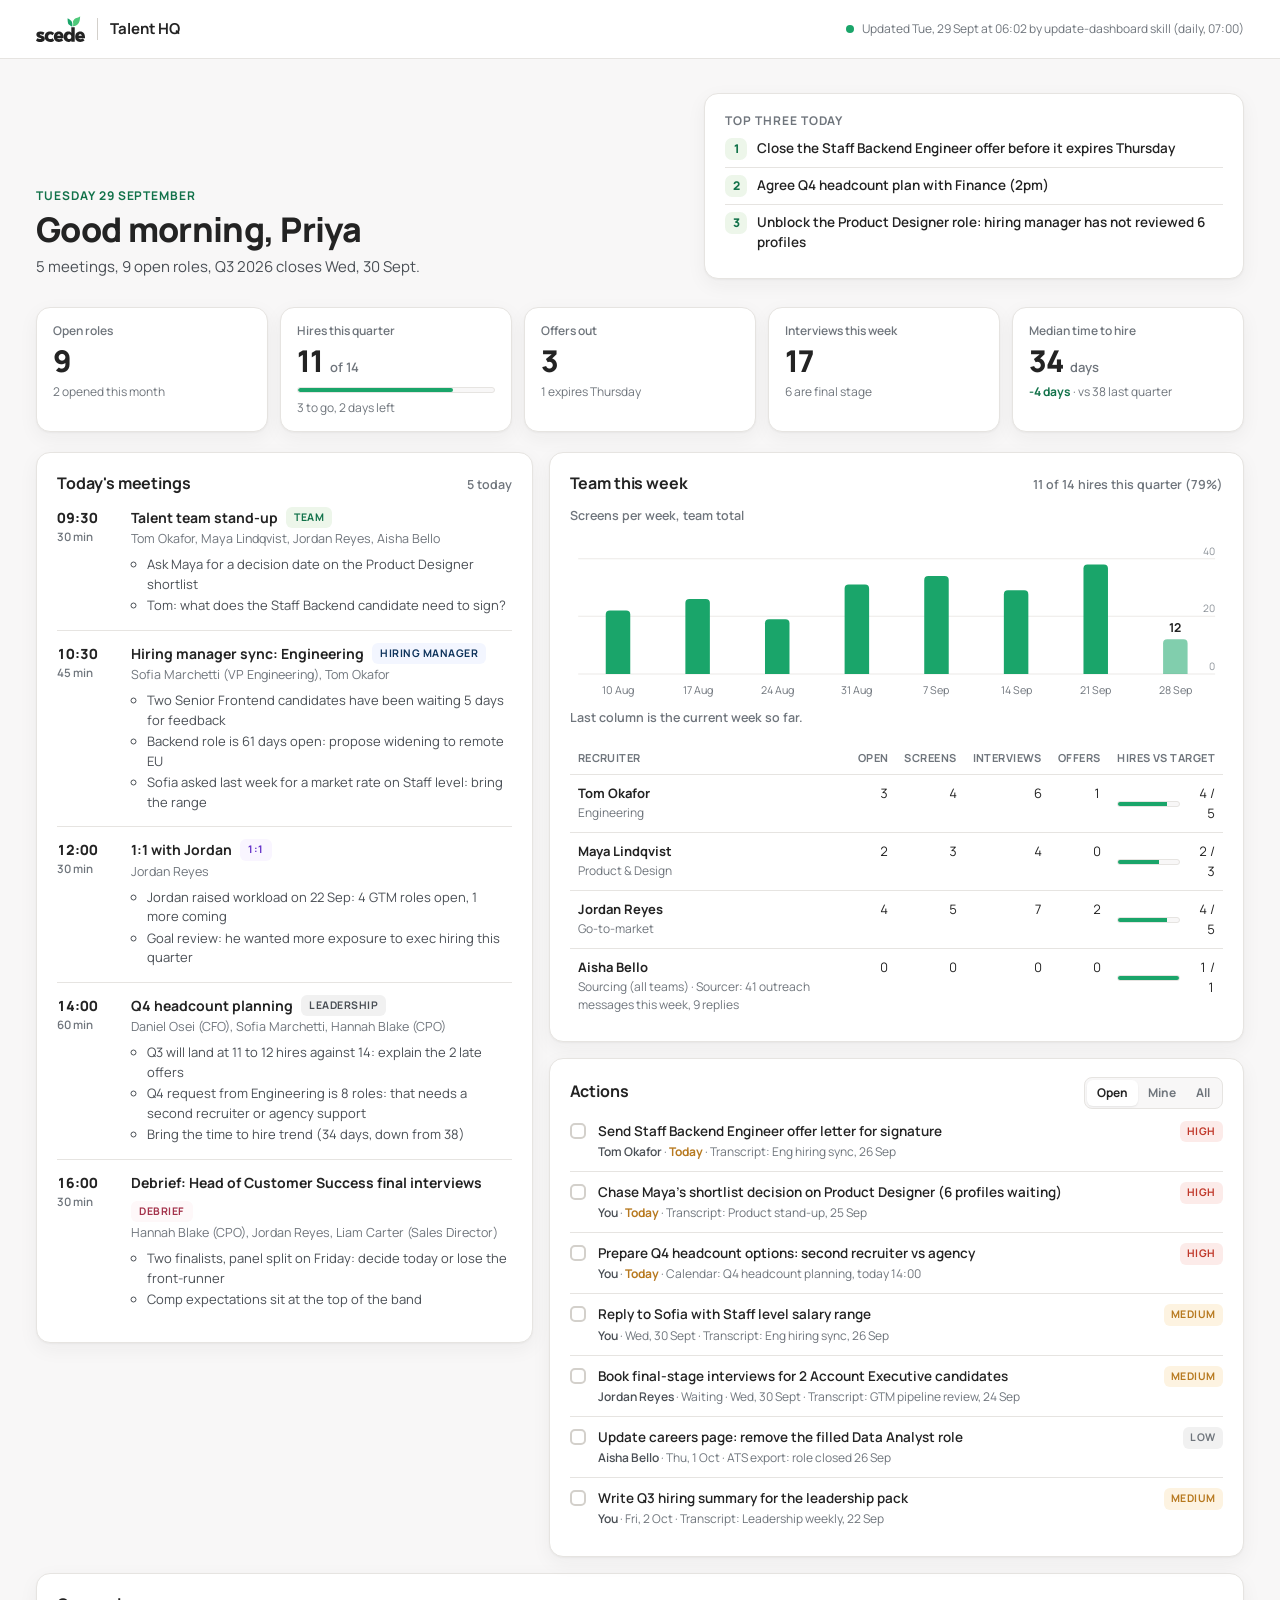
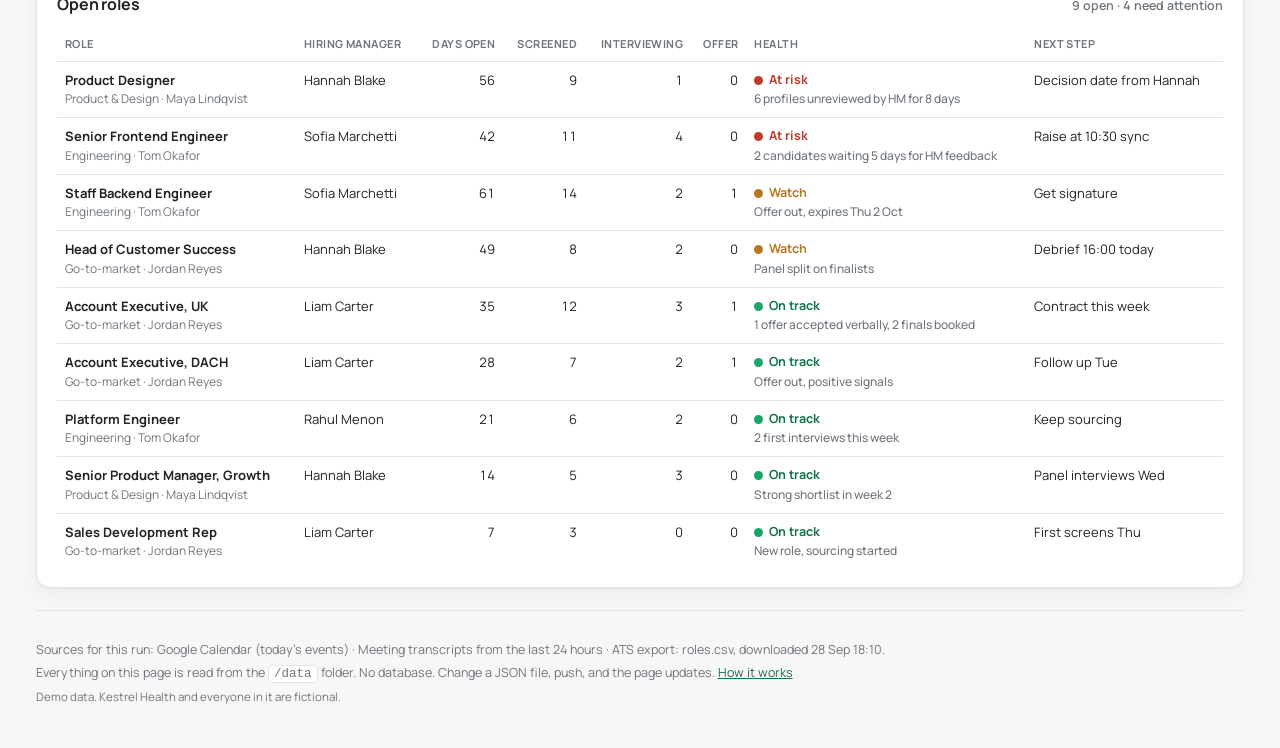
<file: index.html>
<!doctype html>
<html lang="en">
<head>
  <meta charset="utf-8">
  <meta name="viewport" content="width=device-width, initial-scale=1">
  <title>Talent HQ</title>
  <meta name="description" content="A talent leader's morning dashboard. The data lives in the /data folder and is rewritten every morning by an AI skill.">
  <link rel="icon" href="assets/favicon.svg" type="image/svg+xml">
  <link rel="preconnect" href="https://fonts.googleapis.com">
  <link rel="preconnect" href="https://fonts.gstatic.com" crossorigin>
  <link href="https://fonts.googleapis.com/css2?family=Manrope:wght@400;500;600;700;800&display=swap" rel="stylesheet">
  <link rel="stylesheet" href="styles.css">
</head>
<body>
  <header class="topbar">
    <div class="wrap topbar-inner">
      <div class="brand">
        <img src="assets/scede-logo.svg" alt="Scede" class="logo">
        <span class="brand-sep"></span>
        <span class="brand-name">Talent HQ</span>
      </div>
      <div class="stamp" id="stamp">Loading…</div>
    </div>
  </header>

  <main class="wrap">
    <section class="hero">
      <div>
        <p class="eyebrow" id="hero-date">—</p>
        <h1 id="hero-title">Good morning</h1>
        <p class="hero-sub" id="hero-sub">Here is what matters today.</p>
      </div>
      <div class="focus card" id="focus">
        <h3>Top three today</h3>
        <ol id="focus-list"></ol>
      </div>
    </section>

    <section class="kpis" id="kpis" aria-label="Headline numbers"></section>

    <section class="columns">
      <div class="col col-left">
        <div class="card" id="today">
          <div class="card-head">
            <h2>Today's meetings</h2>
            <span class="count" id="meeting-count"></span>
          </div>
          <ul class="meetings" id="meeting-list"></ul>
        </div>

      </div>

      <div class="col col-right">
        <div class="card" id="team">
          <div class="card-head">
            <h2>Team this week</h2>
            <span class="count" id="quarter-progress"></span>
          </div>
          <div class="team-grid">
            <div class="chart" id="chart">
              <p class="chart-title">Screens per week, team total</p>
              <div class="chart-body" id="chart-body"></div>
            </div>
            <div class="table-wrap">
              <table class="team-table" id="team-table">
                <thead>
                  <tr>
                    <th>Recruiter</th>
                    <th class="num">Open</th>
                    <th class="num">Screens</th>
                    <th class="num">Interviews</th>
                    <th class="num">Offers</th>
                    <th class="num">Hires vs target</th>
                  </tr>
                </thead>
                <tbody></tbody>
              </table>
            </div>
          </div>
        </div>


        <div class="card" id="actions">
          <div class="card-head">
            <h2>Actions</h2>
            <div class="toggle" role="group" aria-label="Filter actions">
              <button class="on" data-filter="open">Open</button>
              <button data-filter="mine">Mine</button>
              <button data-filter="all">All</button>
            </div>
          </div>
          <ul class="actions" id="action-list"></ul>
        </div>
      </div>
    </section>

    <section class="full">
    <div class="card" id="roles">
      <div class="card-head">
        <h2>Open roles</h2>
        <span class="count" id="role-count"></span>
      </div>
      <div class="table-wrap">
        <table class="roles-table" id="roles-table">
          <thead>
            <tr>
              <th>Role</th>
              <th>Hiring manager</th>
              <th class="num">Days open</th>
              <th class="num">Screened</th>
              <th class="num">Interviewing</th>
              <th class="num">Offer</th>
              <th>Health</th>
              <th>Next step</th>
            </tr>
          </thead>
          <tbody></tbody>
        </table>
      </div>
    </div>
    </section>

    <footer class="foot">
      <p id="sources"></p>
      <p>Everything on this page is read from the <code>/data</code> folder. No database. Change a JSON file, push, and the page updates. <a href="https://github.com/daviddw-scede/bbb-management-dashboard#readme">How it works</a></p>
      <p class="fake">Demo data. Kestrel Health and everyone in it are fictional.</p>
    </footer>
  </main>

  <script src="app.js"></script>
</body>
</html>
</file>
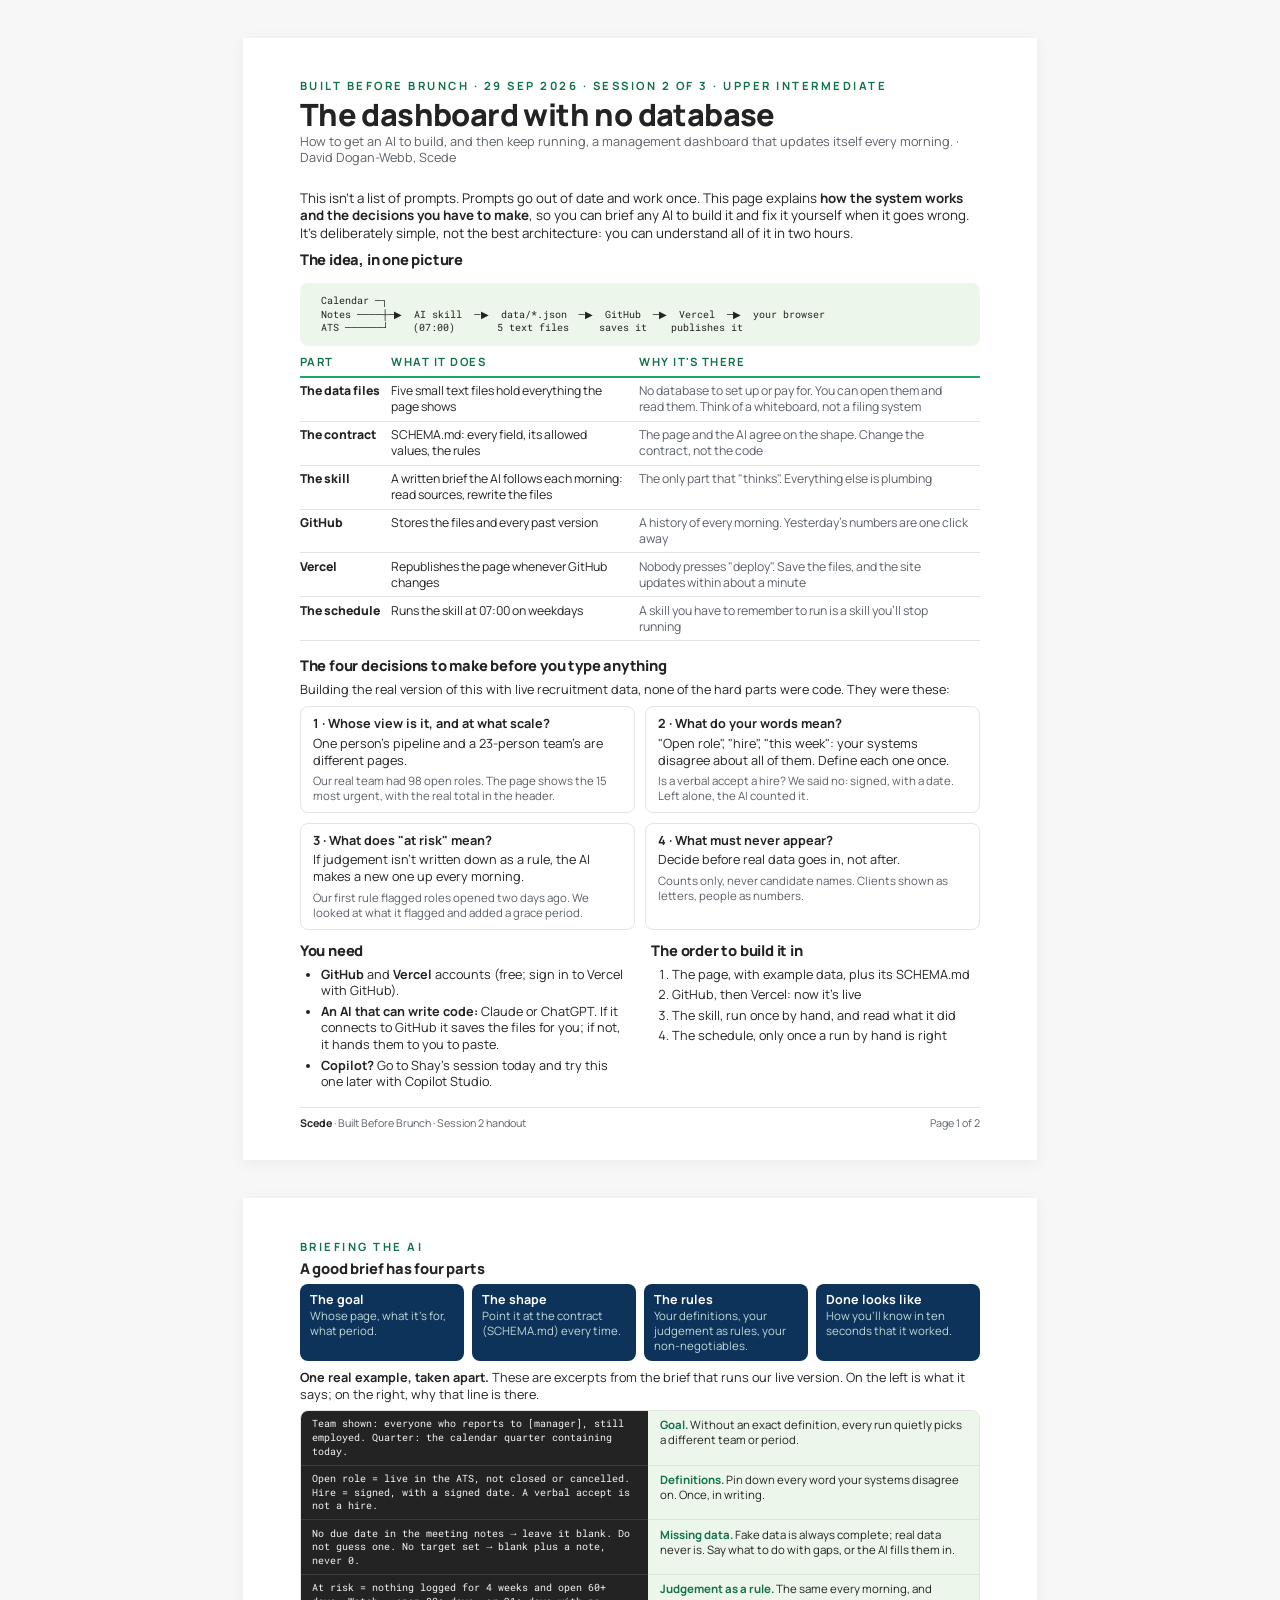
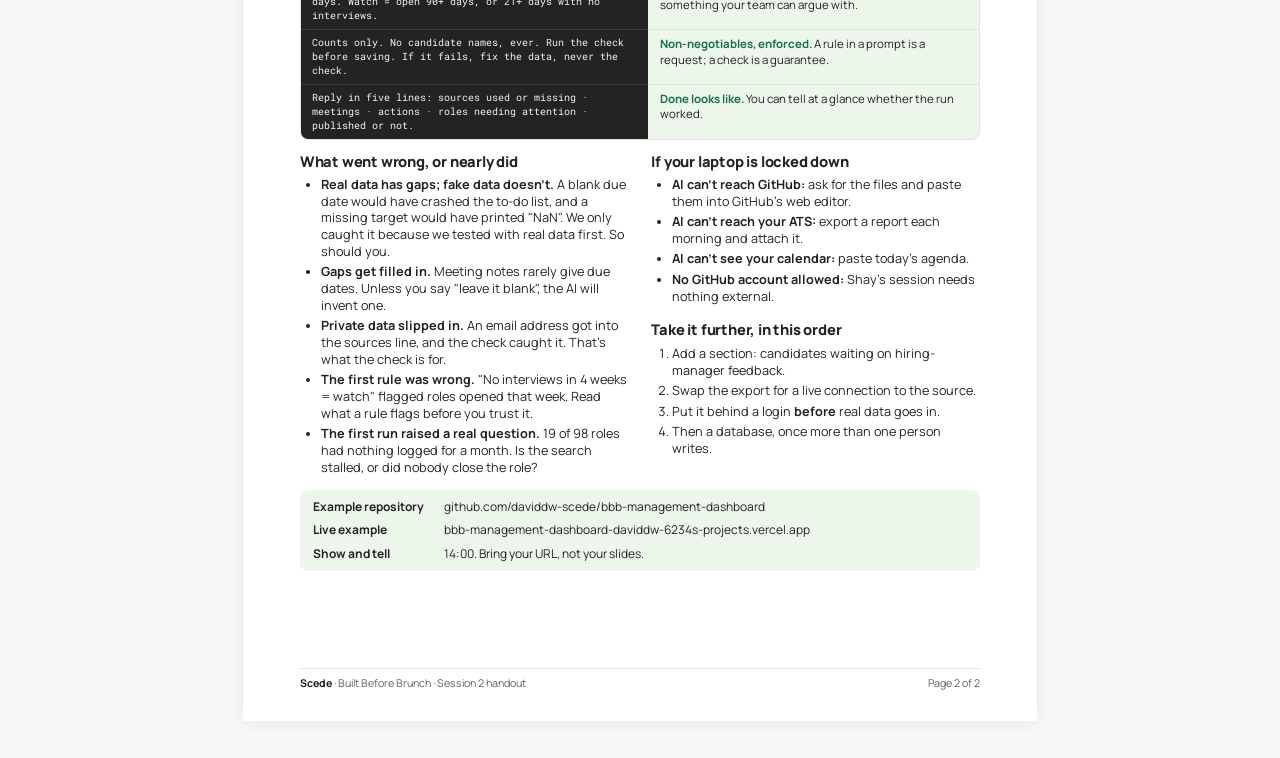
<file: handout/index.html>
<!doctype html>
<html lang="en-GB">
<head>
<meta charset="utf-8">
<title>Built Before Brunch · Session 2 handout</title>
<meta name="viewport" content="width=device-width, initial-scale=1">
<link rel="preconnect" href="https://fonts.googleapis.com">
<link href="https://fonts.googleapis.com/css2?family=Manrope:wght@400;600;700;800&family=Roboto+Mono:wght@400;500&display=swap" rel="stylesheet">
<style>
  :root{--ink:#232323;--muted:#5B6168;--line:#E6E4E1;--green:#1AA56A;--green-dark:#12724A;--green-tint:#EDF6EA;--navy:#0E335B;--paper:#FFFFFF;--tint:#F8F7F7}
  *{box-sizing:border-box}
  html,body{margin:0;background:var(--tint);color:var(--ink);font-family:Manrope,Arial,sans-serif;font-size:9.5pt;line-height:1.32}
  .page{background:var(--paper);width:210mm;height:297mm;overflow:hidden;margin:10mm auto;padding:11mm 15mm 8mm;display:flex;flex-direction:column;box-shadow:0 2px 14px rgba(0,0,0,.06)}
  .kicker{font-size:8.5pt;font-weight:700;letter-spacing:2.5px;text-transform:uppercase;color:var(--green-dark);margin:0 0 4px}
  h1{font-size:23pt;font-weight:800;letter-spacing:-.6px;line-height:1.05;margin:0 0 3px}
  .byline{color:var(--muted);margin:0 0 6mm;font-size:9.5pt}
  h2{font-size:11pt;font-weight:800;margin:4mm 0 1.6mm;letter-spacing:-.2px}
  h2:first-of-type{margin-top:0}
  p{margin:0 0 2mm}
  .lede{font-size:10pt}
  .diagram{font-family:'Roboto Mono',monospace;font-size:7.8pt;line-height:1.3;background:var(--green-tint);border-radius:8px;padding:3mm 4mm;white-space:pre;margin:2mm 0 0;color:var(--ink)}
  .cols{display:grid;grid-template-columns:1fr 1fr;gap:6mm}
  ol,ul{margin:0;padding-left:5.5mm}
  li{margin:0 0 1mm}
  table{width:100%;border-collapse:collapse;font-size:9.2pt}
  th{text-align:left;font-size:8.5pt;letter-spacing:1.5px;text-transform:uppercase;color:var(--green-dark);padding:0 3mm 1.5mm 0;border-bottom:2px solid var(--green)}
  td{padding:1.4mm 3mm 1.4mm 0;border-bottom:1px solid var(--line);vertical-align:top}
  td.n{font-weight:800;color:var(--green-dark);width:6mm}
  .say{font-family:'Roboto Mono',monospace;font-size:8.2pt;background:#F1F5F3;border-left:3px solid var(--green);padding:1.5mm 2.5mm;border-radius:3px;display:block}
  .prompt{background:#232323;color:#F3F3F1;border-radius:8px;padding:2.4mm 3.6mm;margin:0 0 1.7mm}
  .prompt .label{font-size:8pt;font-weight:700;letter-spacing:2px;text-transform:uppercase;color:#9BE2BE;margin:0 0 1mm}
  .prompt p{margin:0;font-size:8.5pt;line-height:1.36}
  .prompt .note{color:#BFD8D5;font-size:8.4pt;margin-top:1.2mm}
  .rules{display:grid;grid-template-columns:1fr 1fr;gap:2.2mm}
  .rule{background:var(--navy);color:#FDFDFC;border-radius:8px;padding:2.2mm 3.2mm}
  .rule b{display:block;margin-bottom:1mm}
  .rule span{color:#BFD8D5;font-size:8.6pt}
  .foot{margin-top:auto;display:flex;justify-content:space-between;align-items:center;font-size:8pt;color:var(--muted);border-top:1px solid var(--line);padding-top:2mm}
  .foot b{color:var(--ink)}
  .links{background:var(--green-tint);border-radius:8px;padding:2.4mm 3.6mm;font-size:9pt}
  .links b{display:inline-block;min-width:34mm}
  .qr{float:right;width:20mm;height:20mm;border:1px dashed var(--green-dark);border-radius:4px;margin:0 0 2mm 4mm;display:flex;align-items:center;justify-content:center;font-size:7.5pt;text-align:center;color:var(--green-dark);padding:2mm}
  @media print{html,body{background:#fff}.page{margin:0;box-shadow:none}.pb{page-break-before:always}}
  @page{size:A4;margin:0}

  .parts td:first-child{font-weight:800;white-space:nowrap}
  .parts td:nth-child(3){color:var(--muted)}
  .dec{display:grid;grid-template-columns:1fr 1fr;gap:2.4mm}
  .card{border:1px solid var(--line);border-radius:8px;padding:2.4mm 3.2mm}
  .card b{display:block;margin-bottom:.8mm}
  .card .ex{display:block;color:var(--muted);font-size:8.6pt;margin-top:1mm}
  .brief{display:grid;grid-template-columns:1.05fr 1fr;gap:0;border-radius:8px;overflow:hidden;border:1px solid var(--line)}
  .brief .l{background:#232323;color:#F3F3F1;font-family:'Roboto Mono',monospace;font-size:7.7pt;line-height:1.36;padding:1.6mm 3mm;border-bottom:1px solid #3a3a3a}
  .brief .r{background:var(--green-tint);font-size:8.6pt;padding:1.6mm 3mm;border-bottom:1px solid #d8e8d4}
  .brief .r b{color:var(--green-dark)}
  .principles{display:grid;grid-template-columns:repeat(4,1fr);gap:2mm;margin-bottom:2.4mm}
  .principles div{background:var(--navy);color:#FDFDFC;border-radius:8px;padding:2mm 2.6mm;font-size:8.6pt}
  .principles b{display:block;font-size:9.4pt}
  .principles span{color:#BFD8D5}
</style>
</head>
<body>

<section class="page">
  <p class="kicker">Built Before Brunch · 29 Sep 2026 · Session 2 of 3 · Upper intermediate</p>
  <h1>The dashboard with no database</h1>
  <p class="byline">How to get an AI to build, and then keep running, a management dashboard that updates itself every morning. · David Dogan-Webb, Scede</p>

  <p class="lede">This isn't a list of prompts. Prompts go out of date and work once. This page explains <b>how the system works and the decisions you have to make</b>, so you can brief any AI to build it and fix it yourself when it goes wrong. It's deliberately simple, not the best architecture: you can understand all of it in two hours.</p>

  <h2>The idea, in one picture</h2>
  <pre class="diagram"> Calendar ─┐
 Notes ────┼─▶  AI skill  ─▶  data/*.json  ─▶  GitHub  ─▶  Vercel  ─▶  your browser
 ATS ──────┘    (07:00)       5 text files     saves it    publishes it</pre>

  <table class="parts" style="margin-top:2.4mm">
    <tr><th>Part</th><th>What it does</th><th>Why it's there</th></tr>
    <tr><td>The data files</td><td>Five small text files hold everything the page shows</td><td>No database to set up or pay for. You can open them and read them. Think of a whiteboard, not a filing system</td></tr>
    <tr><td>The contract</td><td>SCHEMA.md: every field, its allowed values, the rules</td><td>The page and the AI agree on the shape. Change the contract, not the code</td></tr>
    <tr><td>The skill</td><td>A written brief the AI follows each morning: read sources, rewrite the files</td><td>The only part that "thinks". Everything else is plumbing</td></tr>
    <tr><td>GitHub</td><td>Stores the files and every past version</td><td>A history of every morning. Yesterday's numbers are one click away</td></tr>
    <tr><td>Vercel</td><td>Republishes the page whenever GitHub changes</td><td>Nobody presses "deploy". Save the files, and the site updates within about a minute</td></tr>
    <tr><td>The schedule</td><td>Runs the skill at 07:00 on weekdays</td><td>A skill you have to remember to run is a skill you'll stop running</td></tr>
  </table>

  <h2>The four decisions to make before you type anything</h2>
  <p>Building the real version of this with live recruitment data, none of the hard parts were code. They were these:</p>
  <div class="dec">
    <div class="card"><b>1 · Whose view is it, and at what scale?</b>One person's pipeline and a 23-person team's are different pages. <span class="ex">Our real team had 98 open roles. The page shows the 15 most urgent, with the real total in the header.</span></div>
    <div class="card"><b>2 · What do your words mean?</b>"Open role", "hire", "this week": your systems disagree about all of them. Define each one once. <span class="ex">Is a verbal accept a hire? We said no: signed, with a date. Left alone, the AI counted it.</span></div>
    <div class="card"><b>3 · What does "at risk" mean?</b>If judgement isn't written down as a rule, the AI makes a new one up every morning. <span class="ex">Our first rule flagged roles opened two days ago. We looked at what it flagged and added a grace period.</span></div>
    <div class="card"><b>4 · What must never appear?</b>Decide before real data goes in, not after. <span class="ex">Counts only, never candidate names. Clients shown as letters, people as numbers.</span></div>
  </div>

  <div class="cols" style="margin-top:3mm">
    <div>
      <h2>You need</h2>
      <ul>
        <li><b>GitHub</b> and <b>Vercel</b> accounts (free; sign in to Vercel with GitHub).</li>
        <li><b>An AI that can write code:</b> Claude or ChatGPT. If it connects to GitHub it saves the files for you; if not, it hands them to you to paste.</li>
        <li><b>Copilot?</b> Go to Shay's session today and try this one later with Copilot Studio.</li>
      </ul>
    </div>
    <div>
      <h2>The order to build it in</h2>
      <ol>
        <li>The page, with example data, plus its SCHEMA.md</li>
        <li>GitHub, then Vercel: now it's live</li>
        <li>The skill, run once by hand, and read what it did</li>
        <li>The schedule, only once a run by hand is right</li>
      </ol>
    </div>
  </div>

  <div class="foot"><span><b>Scede</b> · Built Before Brunch · Session 2 handout</span><span>Page 1 of 2</span></div>
</section>

<section class="page pb">
  <p class="kicker">Briefing the AI</p>
  <h2 style="margin-top:0">A good brief has four parts</h2>
  <div class="principles">
    <div><b>The goal</b><span>Whose page, what it's for, what period.</span></div>
    <div><b>The shape</b><span>Point it at the contract (SCHEMA.md) every time.</span></div>
    <div><b>The rules</b><span>Your definitions, your judgement as rules, your non-negotiables.</span></div>
    <div><b>Done looks like</b><span>How you'll know in ten seconds that it worked.</span></div>
  </div>

  <p style="margin-bottom:1.6mm"><b>One real example, taken apart.</b> These are excerpts from the brief that runs our live version. On the left is what it says; on the right, why that line is there.</p>
  <div class="brief">
    <div class="l">Team shown: everyone who reports to [manager], still employed. Quarter: the calendar quarter containing today.</div>
    <div class="r"><b>Goal.</b> Without an exact definition, every run quietly picks a different team or period.</div>
    <div class="l">Open role = live in the ATS, not closed or cancelled. Hire = signed, with a signed date. A verbal accept is not a hire.</div>
    <div class="r"><b>Definitions.</b> Pin down every word your systems disagree on. Once, in writing.</div>
    <div class="l">No due date in the meeting notes → leave it blank. Do not guess one. No target set → blank plus a note, never 0.</div>
    <div class="r"><b>Missing data.</b> Fake data is always complete; real data never is. Say what to do with gaps, or the AI fills them in.</div>
    <div class="l">At risk = nothing logged for 4 weeks and open 60+ days. Watch = open 90+ days, or 21+ days with no interviews.</div>
    <div class="r"><b>Judgement as a rule.</b> The same every morning, and something your team can argue with.</div>
    <div class="l">Counts only. No candidate names, ever. Run the check before saving. If it fails, fix the data, never the check.</div>
    <div class="r"><b>Non-negotiables, enforced.</b> A rule in a prompt is a request; a check is a guarantee.</div>
    <div class="l" style="border-bottom:0">Reply in five lines: sources used or missing · meetings · actions · roles needing attention · published or not.</div>
    <div class="r" style="border-bottom:0"><b>Done looks like.</b> You can tell at a glance whether the run worked.</div>
  </div>

  <div class="cols" style="margin-top:3mm">
    <div>
      <h2>What went wrong, or nearly did</h2>
      <ul>
        <li><b>Real data has gaps; fake data doesn't.</b> A blank due date would have crashed the to-do list, and a missing target would have printed "NaN". We only caught it because we tested with real data first. So should you.</li>
        <li><b>Gaps get filled in.</b> Meeting notes rarely give due dates. Unless you say "leave it blank", the AI will invent one.</li>
        <li><b>Private data slipped in.</b> An email address got into the sources line, and the check caught it. That's what the check is for.</li>
        <li><b>The first rule was wrong.</b> "No interviews in 4 weeks = watch" flagged roles opened that week. Read what a rule flags before you trust it.</li>
        <li><b>The first run raised a real question.</b> 19 of 98 roles had nothing logged for a month. Is the search stalled, or did nobody close the role?</li>
      </ul>
    </div>
    <div>
      <h2>If your laptop is locked down</h2>
      <ul>
        <li><b>AI can't reach GitHub:</b> ask for the files and paste them into GitHub's web editor.</li>
        <li><b>AI can't reach your ATS:</b> export a report each morning and attach it.</li>
        <li><b>AI can't see your calendar:</b> paste today's agenda.</li>
        <li><b>No GitHub account allowed:</b> Shay's session needs nothing external.</li>
      </ul>
      <h2>Take it further, in this order</h2>
      <ol>
        <li>Add a section: candidates waiting on hiring-manager feedback.</li>
        <li>Swap the export for a live connection to the source.</li>
        <li>Put it behind a login <b>before</b> real data goes in.</li>
        <li>Then a database, once more than one person writes.</li>
      </ol>
    </div>
  </div>

  <div class="links" style="margin-top:2.6mm">
    <p><b>Example repository</b> github.com/daviddw-scede/bbb-management-dashboard</p>
    <p><b>Live example</b> bbb-management-dashboard-daviddw-6234s-projects.vercel.app</p>
    <p style="margin:0"><b>Show and tell</b> 14:00. Bring your URL, not your slides.</p>
  </div>

  <div class="foot"><span><b>Scede</b> · Built Before Brunch · Session 2 handout</span><span>Page 2 of 2</span></div>
</section>
</body>
</html>
</file>
<file: styles.css>
/* Talent HQ — styles. Scede brand: Manrope, green #1AA56A, navy #0E335B, purple #8A4DFF, ink #232323 */
:root {
  --green: #1AA56A;
  --green-ink: #12724A;
  --green-soft: #EDF6EA;
  --navy: #0E335B;
  --purple: #8A4DFF;
  --purple-soft: #F9F5FF;
  --blue-soft: #F3F6FF;
  --pink-soft: #FEF8F9;
  --ink: #232323;
  --ink-2: #4A4F55;
  --muted: #6F757C;
  --ground: #F8F7F7;
  --surface: #FFFFFF;
  --border: #E6E4E1;
  --border-strong: #D3D0CB;
  --warn: #B7791F;
  --warn-soft: #FDF3E1;
  --bad: #C0392B;
  --bad-soft: #FCEBE9;
  --r: 14px;
  --r-sm: 9px;
  --shadow: 0 1px 2px rgba(35,35,35,.04), 0 6px 20px rgba(35,35,35,.05);
  --sans: "Manrope", system-ui, -apple-system, "Segoe UI", sans-serif;
}
* { box-sizing: border-box; }
html, body { margin: 0; }
body { background: var(--ground); color: var(--ink); font-family: var(--sans); font-size: 14px; line-height: 1.5; -webkit-font-smoothing: antialiased; }
a { color: var(--green-ink); }
code { font-family: ui-monospace, SFMono-Regular, Menlo, monospace; font-size: 12.5px; background: var(--surface); border: 1px solid var(--border); padding: 1px 5px; border-radius: 5px; }
.num { font-variant-numeric: tabular-nums; text-align: right; }
.wrap { max-width: 1240px; margin: 0 auto; padding: 0 16px; }

/* top bar */
.topbar { background: var(--surface); border-bottom: 1px solid var(--border); position: sticky; top: 0; z-index: 5; }
.topbar-inner { display: flex; align-items: center; justify-content: space-between; height: 58px; gap: 16px; }
.brand { display: flex; align-items: center; gap: 12px; }
.logo { height: 26px; width: auto; display: block; }
.brand-sep { width: 1px; height: 22px; background: var(--border-strong); }
.brand-name { font-weight: 700; letter-spacing: -.01em; font-size: 15px; }
.stamp { font-size: 12px; color: var(--muted); display: flex; align-items: center; gap: 8px; }
.stamp .dot { width: 8px; height: 8px; border-radius: 50%; background: var(--green); display: inline-block; }

/* hero */
.hero { display: grid; grid-template-columns: 1.2fr 1fr; gap: 20px; align-items: end; padding: 34px 0 18px; }
.eyebrow { font-size: 12px; font-weight: 700; letter-spacing: .08em; text-transform: uppercase; color: var(--green-ink); margin: 0 0 6px; }
h1 { font-size: 34px; line-height: 1.1; letter-spacing: -.02em; margin: 0; font-weight: 800; }
.hero-sub { color: var(--ink-2); margin: 8px 0 0; font-size: 15px; max-width: 52ch; }
.focus h3 { margin: 0 0 8px; font-size: 12px; font-weight: 700; letter-spacing: .08em; text-transform: uppercase; color: var(--muted); }
.focus ol { margin: 0; padding-left: 0; list-style: none; counter-reset: f; }
.focus li { counter-increment: f; display: grid; grid-template-columns: 24px 1fr; gap: 8px; padding: 7px 0; border-top: 1px solid var(--border); font-weight: 600; font-size: 13.5px; }
.focus li:first-child { border-top: 0; padding-top: 0; }
.focus li::before { content: counter(f); width: 22px; height: 22px; border-radius: 7px; background: var(--green-soft); color: var(--green-ink); font-weight: 800; font-size: 12px; display: grid; place-items: center; }

/* cards */
.card { background: var(--surface); border: 1px solid var(--border); border-radius: var(--r); padding: 18px 20px; box-shadow: var(--shadow); }
.card-head { display: flex; align-items: baseline; justify-content: space-between; gap: 12px; margin-bottom: 12px; }
.card-head h2 { margin: 0; font-size: 16px; font-weight: 700; letter-spacing: -.01em; }
.count { font-size: 12.5px; color: var(--muted); font-weight: 600; }

/* KPI row */
.kpis { display: grid; grid-template-columns: repeat(5, 1fr); gap: 12px; margin: 10px 0 20px; }
.kpi { background: var(--surface); border: 1px solid var(--border); border-radius: var(--r); padding: 14px 16px; box-shadow: var(--shadow); }
.kpi .lab { font-size: 12px; color: var(--muted); font-weight: 600; }
.kpi .big { font-size: 30px; font-weight: 800; letter-spacing: -.02em; line-height: 1.1; margin-top: 4px; display: flex; align-items: baseline; gap: 6px; }
.kpi .big small { font-size: 13px; font-weight: 600; color: var(--muted); letter-spacing: 0; }
.kpi .sub { font-size: 12px; color: var(--muted); margin-top: 6px; }
.kpi .delta { font-size: 12px; font-weight: 700; color: var(--green-ink); }
.meter { height: 6px; background: var(--ground); border-radius: 999px; margin-top: 10px; overflow: hidden; border: 1px solid var(--border); }
.meter > i { display: block; height: 100%; background: var(--green); border-radius: 999px; }

/* columns */
.columns { display: grid; grid-template-columns: 5fr 7fr; gap: 16px; }
.col { display: flex; flex-direction: column; gap: 16px; min-width: 0; }

/* meetings */
.meetings, .actions { list-style: none; margin: 0; padding: 0; }
.meeting { display: grid; grid-template-columns: 62px 1fr; gap: 12px; padding: 12px 0; border-top: 1px solid var(--border); }
.meeting:first-child { border-top: 0; padding-top: 0; }
.meeting .time { font-weight: 800; font-size: 14px; font-variant-numeric: tabular-nums; }
.meeting .dur { display: block; font-size: 11.5px; color: var(--muted); font-weight: 600; }
.meeting .title { font-weight: 700; font-size: 14px; display: flex; align-items: center; gap: 8px; flex-wrap: wrap; }
.meeting .with { font-size: 12.5px; color: var(--muted); margin: 2px 0 6px; }
.meeting .prep { margin: 0; padding-left: 16px; font-size: 13px; color: var(--ink-2); }
.meeting .prep li { margin: 2px 0; }
.tag { font-size: 10.5px; font-weight: 700; letter-spacing: .05em; text-transform: uppercase; padding: 2px 7px; border-radius: 6px; border: 1px solid transparent; }
.tag-team { background: var(--green-soft); color: var(--green-ink); }
.tag-hiring_manager { background: var(--blue-soft); color: var(--navy); }
.tag-one_to_one { background: var(--purple-soft); color: #6634C9; }
.tag-leadership { background: #F1F1F1; color: var(--ink-2); }
.tag-debrief { background: var(--pink-soft); color: #A3324B; }

/* actions */
.toggle { display: inline-flex; background: var(--ground); border: 1px solid var(--border); border-radius: 8px; padding: 2px; }
.toggle button { font: inherit; font-size: 12px; font-weight: 700; color: var(--muted); background: none; border: 0; padding: 4px 10px; border-radius: 6px; cursor: pointer; }
.toggle button.on { background: var(--surface); color: var(--ink); box-shadow: 0 1px 2px rgba(0,0,0,.08); }
.action { display: grid; grid-template-columns: 18px 1fr auto; gap: 10px; align-items: start; padding: 10px 0; border-top: 1px solid var(--border); }
.action:first-child { border-top: 0; padding-top: 0; }
.action .box { width: 16px; height: 16px; border-radius: 5px; border: 2px solid var(--border-strong); margin-top: 2px; display: grid; place-items: center; }
.action.done .box { background: var(--green); border-color: var(--green); color: #fff; font-size: 11px; font-weight: 800; }
.action.done .t { text-decoration: line-through; color: var(--muted); }
.action .t { font-weight: 600; font-size: 13.5px; }
.action .m { font-size: 12px; color: var(--muted); margin-top: 2px; }
.action .m b { color: var(--ink-2); font-weight: 600; }
.pri { font-size: 10.5px; font-weight: 700; letter-spacing: .05em; text-transform: uppercase; padding: 3px 7px; border-radius: 6px; white-space: nowrap; }
.pri-high { background: var(--bad-soft); color: var(--bad); }
.pri-medium { background: var(--warn-soft); color: var(--warn); }
.pri-low { background: #F1F1F1; color: var(--muted); }
.due-over { color: var(--bad); font-weight: 700; }
.due-today { color: var(--warn); font-weight: 700; }

/* team */
.team-grid { display: grid; grid-template-columns: 1fr; gap: 14px; }
.chart-title { margin: 0 0 6px; font-size: 12.5px; color: var(--muted); font-weight: 600; }
.chart-body svg { display: block; width: 100%; height: auto; }
.table-wrap { overflow-x: auto; }
table { border-collapse: collapse; width: 100%; font-size: 13px; }
th { text-align: left; font-weight: 700; color: var(--muted); padding: 8px 8px; border-bottom: 1px solid var(--border); font-size: 11px; letter-spacing: .04em; text-transform: uppercase; white-space: nowrap; }
th.num { text-align: right; }
td { padding: 9px 8px; border-bottom: 1px solid var(--border); vertical-align: top; }
tr:last-child td { border-bottom: 0; }
td .who { font-weight: 700; }
td .sub { display: block; font-size: 12px; color: var(--muted); }
.mini-meter { display: inline-flex; align-items: center; gap: 8px; justify-content: flex-end; }
.mini-meter .track { width: 64px; height: 6px; background: var(--ground); border: 1px solid var(--border); border-radius: 999px; overflow: hidden; }
.mini-meter .track i { display: block; height: 100%; background: var(--green); }

/* health */
.health { display: inline-flex; align-items: center; gap: 6px; font-weight: 700; font-size: 12.5px; white-space: nowrap; }
.health i { width: 9px; height: 9px; border-radius: 50%; display: inline-block; }
.health-on_track { color: var(--green-ink); } .health-on_track i { background: var(--green); }
.health-watch { color: var(--warn); } .health-watch i { background: var(--warn); }
.health-at_risk { color: var(--bad); } .health-at_risk i { background: var(--bad); }
.roles-table td .why { display: block; font-size: 12px; color: var(--muted); font-weight: 500; }

/* footer */
.foot { color: var(--muted); font-size: 12.5px; padding: 26px 0 40px; border-top: 1px solid var(--border); margin-top: 22px; }
.foot p { margin: 4px 0; }
.foot .fake { font-size: 11.5px; }
.error { background: var(--bad-soft); color: var(--bad); border-radius: var(--r-sm); padding: 12px 14px; font-weight: 600; }

@media (max-width: 980px) {
  .hero { grid-template-columns: 1fr; }
  .kpis { grid-template-columns: repeat(3, 1fr); }
  .columns { grid-template-columns: 1fr; }
}
@media (max-width: 560px) {
  .kpis { grid-template-columns: 1fr 1fr; }
  h1 { font-size: 28px; }
  .topbar-inner { height: auto; padding: 10px 0; flex-wrap: wrap; }
  .meeting { grid-template-columns: 52px 1fr; }
  .action { grid-template-columns: 18px 1fr; }
  .action .pri { grid-column: 2; justify-self: start; }
}

/* full-width row under the two columns */
.full { margin-top: 16px; }
.roles-table th:first-child, .roles-table td:first-child { min-width: 200px; }
.roles-table td:nth-child(2), .roles-table td:last-child { white-space: nowrap; }
.roles-table td:nth-child(7) { min-width: 180px; }
</file>
